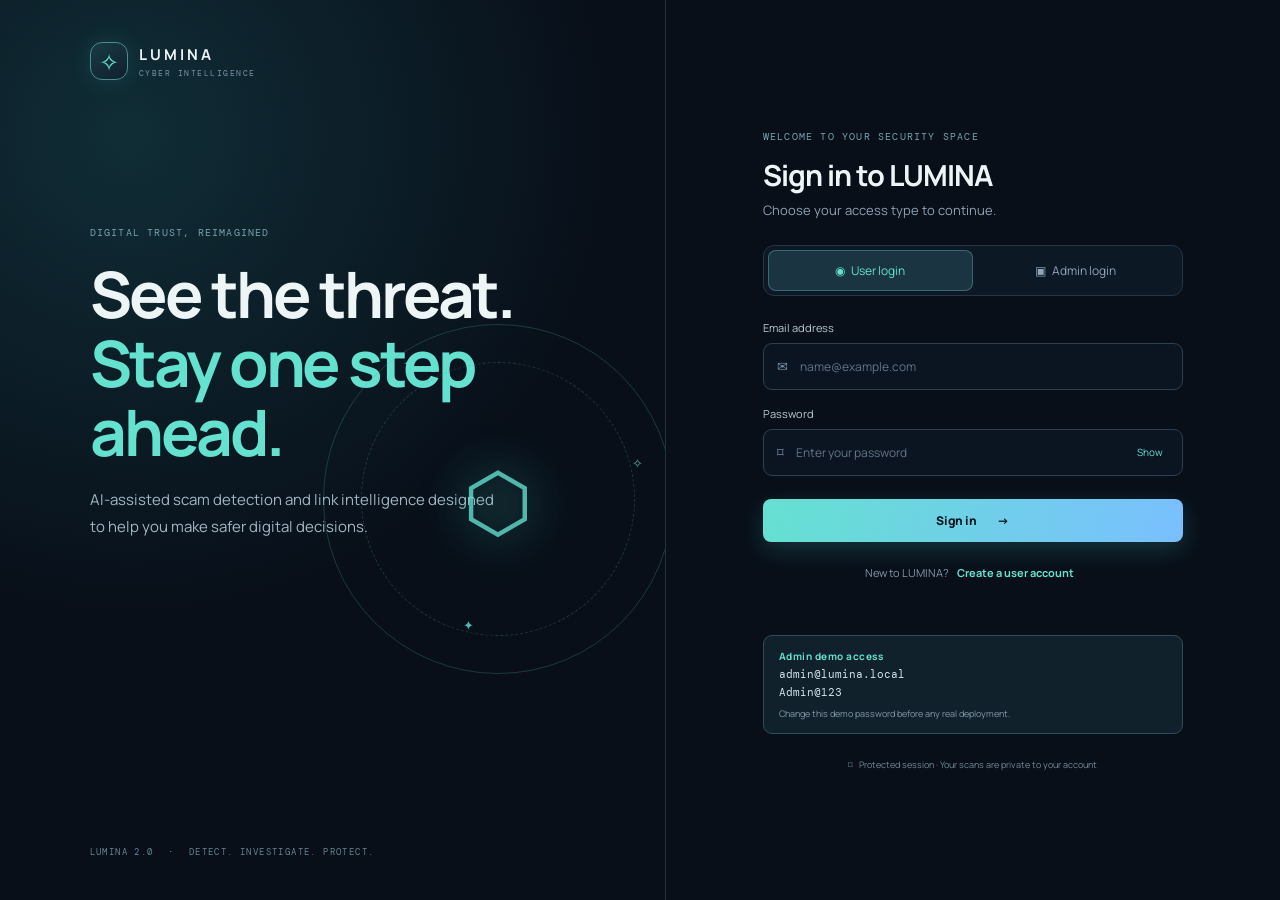
<file: frontend/index.html>
<!doctype html><html lang="en"><head><meta charset="utf-8"><meta name="viewport" content="width=device-width,initial-scale=1"><title>LUMINA 2.0 | Cyber Intelligence</title><link rel="preconnect" href="https://fonts.googleapis.com"><link href="https://fonts.googleapis.com/css2?family=DM+Mono:wght@400;500&family=Manrope:wght@400;500;600;700;800&display=swap" rel="stylesheet"><link rel="stylesheet" href="style.css"></head><body>
<div id="authView" class="auth-shell"><div class="auth-art"><div class="brand"><div class="brand-mark">✧</div><div><b>LUMINA</b><small>CYBER INTELLIGENCE</small></div></div><div class="art-copy"><div class="eyebrow">DIGITAL TRUST, REIMAGINED</div><h1>See the threat.<br><span>Stay one step ahead.</span></h1><p>AI-assisted scam detection and link intelligence designed to help you make safer digital decisions.</p><div class="orbit-art"><div class="orbit o1"></div><div class="orbit o2"></div><div class="core-shield">⬡</div><i class="spark s1">✦</i><i class="spark s2">✧</i><i class="spark s3">✦</i></div></div><div class="auth-foot">LUMINA 2.0 <span>·</span> DETECT. INVESTIGATE. PROTECT.</div></div>
<section class="auth-panel"><div class="mobile-brand brand"><div class="brand-mark">✧</div><div><b>LUMINA</b><small>CYBER INTELLIGENCE</small></div></div><div class="auth-card"><div class="eyebrow">WELCOME TO YOUR SECURITY SPACE</div><h2 id="authTitle">Sign in to LUMINA</h2><p class="muted" id="authSubtitle">Choose your access type to continue.</p><div class="role-switch"><button class="role active" data-role="user">◉ &nbsp; User login</button><button class="role" data-role="admin">▣ &nbsp; Admin login</button></div><form id="loginForm"><label>Email address</label><div class="field"><span>✉</span><input id="email" type="email" placeholder="name@example.com" required></div><label>Password</label><div class="field"><span>⌑</span><input id="password" type="password" placeholder="Enter your password" required><button type="button" class="peek" id="togglePass">Show</button></div><button class="primary full" type="submit">Sign in <span>→</span></button></form><form id="registerForm" class="hidden"><label>Full name</label><div class="field"><span>♙</span><input id="regName" placeholder="Your name" required></div><label>Email address</label><div class="field"><span>✉</span><input id="regEmail" type="email" placeholder="name@example.com" required></div><label>Password</label><div class="field"><span>⌑</span><input id="regPassword" type="password" minlength="8" placeholder="At least 8 characters" required></div><button class="primary full" type="submit">Create account <span>→</span></button></form><div class="auth-switch" id="authSwitch">New to LUMINA? <button id="showRegister">Create a user account</button></div><div id="authMessage" class="message"></div><div class="demo-note" id="demoNote"><b>Admin demo access</b><span>admin@lumina.local</span><span>Admin@123</span><small>Change this demo password before any real deployment.</small></div><div class="secure-note">⌑ &nbsp; Protected session · Your scans are private to your account</div></div></section></div>
<div id="appView" class="app hidden"><aside class="sidebar"><div class="brand"><div class="brand-mark">✧</div><div><b>LUMINA</b><small>CYBER INTELLIGENCE</small></div></div><div class="workspace-label">WORKSPACE</div><nav><button class="nav active" data-page="overview"><span>▦</span> Overview</button><button class="nav" data-page="scanner"><span>⌕</span> Threat scanner</button><button class="nav" data-page="history"><span>◷</span> Scan history</button><button class="nav" data-page="reports"><span>▤</span> Threat reports</button></nav><div class="side-bottom"><div class="side-status"><i></i><span>LOCAL ENGINE ONLINE</span></div><div class="profile"><div class="avatar" id="avatar">U</div><div class="profile-meta"><b id="sideName">User</b><small id="sideRole">USER ACCOUNT</small></div><button id="logoutBtn" title="Sign out">↗</button></div></div></aside>
<main class="main"><header class="topbar"><div><div class="eyebrow" id="pageEyebrow">SECURITY OVERVIEW</div><h1 id="pageTitle">Good to see you.</h1><p class="muted" id="pageDesc">Your digital safety, at a glance.</p></div><div class="top-actions"><div class="live-pill"><i></i> SYSTEM OPERATIONAL</div><div class="top-avatar" id="topAvatar">U</div></div></header>
<section id="overviewPage" class="page"><div class="welcome-banner"><div><div class="eyebrow">LUMINA THREAT INTELLIGENCE</div><h2>Make every click<br><em>a safer one.</em></h2><p>Scan suspicious messages and links before you interact with them.</p><button class="banner-btn" data-goto="scanner">Open threat scanner <span>→</span></button></div><div class="banner-graphic"><div class="banner-ring r1"></div><div class="banner-ring r2"></div><div class="banner-icon">⬡</div><small>ACTIVE PROTECTION</small></div></div><div class="section-head"><div><h3>Security metrics</h3><p class="muted">Your scan activity and detected threats</p></div><span class="updated">LIVE DATA</span></div><div class="metric-grid"><article class="metric"><div class="metric-top"><span>Total scans</span><b>↗</b></div><strong id="metricTotal">0</strong><small>Analyses performed</small></article><article class="metric"><div class="metric-top"><span>High-risk findings</span><b class="red">!</b></div><strong id="metricHigh">0</strong><small>Require extra caution</small></article><article class="metric"><div class="metric-top"><span>Suspicious findings</span><b class="amber">⌁</b></div><strong id="metricSuspicious">0</strong><small>Review before action</small></article><article class="metric"><div class="metric-top"><span>URLs analyzed</span><b>↗</b></div><strong id="metricUrls">0</strong><small>Link inspections</small></article></div><div class="lower-grid"><article class="panel chart-panel"><div class="panel-head"><div><h3>Risk distribution</h3><p class="muted">Breakdown of scan outcomes</p></div><span class="mini-tag">ALL SCANS</span></div><div class="distribution" id="distribution"><div class="empty-state">Run your first scan to see insights.</div></div></article><article class="panel quick-panel"><div class="panel-head"><div><h3>Quick actions</h3><p class="muted">Start a security check</p></div></div><button class="quick-action" data-goto="scanner"><span class="quick-icon">⌕</span><span><b>Analyze a message</b><small>Detect scam language and social engineering</small></span><i>→</i></button><button class="quick-action" data-goto="scanner" data-mode="url"><span class="quick-icon">↗</span><span><b>Inspect a URL</b><small>Review suspicious domain characteristics</small></span><i>→</i></button></article></div><div class="section-head"><div><h3>Recent activity</h3><p class="muted">Latest scans in your workspace</p></div><button class="text-link" data-goto="history">View all →</button></div><div class="panel table-panel" id="recentTable"><div class="empty-state">No scans yet. Your recent activity will appear here.</div></div></section>
<section id="scannerPage" class="page hidden"><div class="scanner-layout"><div class="panel scanner-panel"><div class="panel-head"><div><h3>Threat analysis</h3><p class="muted">Inspect content using LUMINA's local AI and heuristic engine.</p></div><span class="privacy-tag">⌑ PRIVATE ANALYSIS</span></div><div class="tabs"><button class="tab active" data-mode="auto">✧ Auto detect</button><button class="tab" data-mode="text">▤ Message / email</button><button class="tab" data-mode="url">↗ URL analyzer</button></div><label class="input-label" for="scanInput">CONTENT TO ANALYZE</label><textarea id="scanInput" maxlength="10000" placeholder="Paste a suspicious message, email, job offer, payment request or URL..."></textarea><div class="input-meta"><span id="charCount">0 / 10,000 characters</span><button class="text-link" id="clearInput">Clear input</button></div><div class="sample-row"><span>TRY A SAMPLE</span><button data-sample="URGENT: Your bank account will be blocked today. Share your OTP now to restore access.">Bank OTP scam</button><button data-sample="Congratulations! You won ₹50,000. Pay a small processing fee to claim your reward.">Prize scam</button><button data-sample="Your interview is confirmed for Tuesday at 10 AM. Please bring your resume.">Normal message</button></div><div class="scan-actions"><span>Analysis runs through your local Flask backend.</span><button id="analyzeBtn" class="primary">Analyze content <span>→</span></button></div><div id="scanError" class="message"></div></div><div class="panel result-panel" id="resultPanel"><div class="result-placeholder"><div class="placeholder-icon">⌁</div><h3>Insights will appear here</h3><p>Submit content to receive a risk assessment, detected signals and recommended next steps.</p><div class="placeholder-points"><span>✦ AI text classification</span><span>✦ URL structure inspection</span><span>✦ Explainable risk signals</span></div></div></div></div></section>
<section id="historyPage" class="page hidden"><div class="panel table-panel" id="historyTable"><div class="empty-state">Loading scan history…</div></div></section><section id="reportsPage" class="page hidden"><div class="panel report-intro"><div class="eyebrow">INTELLIGENCE CENTER</div><h2>Threat reports</h2><p class="muted">A consolidated view of your recorded scan activity. Export and external reputation integrations can be added as separate verified services.</p><button class="primary" id="exportBtn">Export scan history CSV <span>↓</span></button></div><div class="panel table-panel" id="reportTable"></div></section>
<footer><span>LUMINA 2.0 · AI-DRIVEN CYBER THREAT INTELLIGENCE</span><span>Risk indicators are advisory, not guarantees.</span></footer></main></div><script src="script.js"></script></body></html>
</file>
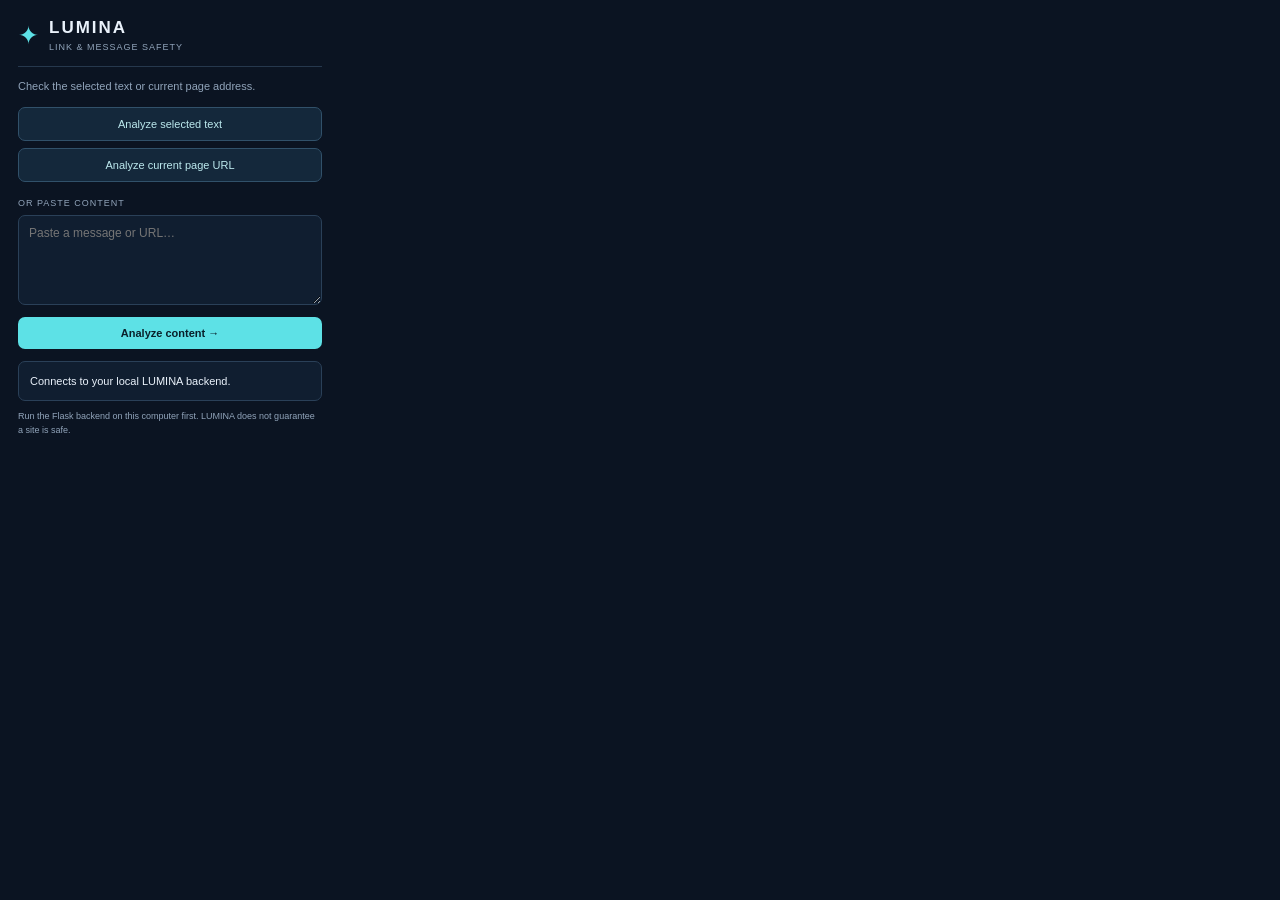
<file: extension/popup.html>
<!DOCTYPE html>
<html lang="en"><head><meta charset="UTF-8"><meta name="viewport" content="width=device-width"><title>LUMINA</title><link rel="stylesheet" href="popup.css"></head>
<body><header><span>✦</span><div><b>LUMINA</b><small>LINK & MESSAGE SAFETY</small></div></header>
<p class="intro">Check the selected text or current page address.</p>
<div class="buttons"><button id="selected">Analyze selected text</button><button id="page">Analyze current page URL</button></div>
<label for="content">OR PASTE CONTENT</label><textarea id="content" placeholder="Paste a message or URL…"></textarea>
<button id="analyze" class="primary">Analyze content →</button><div id="result" aria-live="polite">Connects to your local LUMINA backend.</div>
<p class="note">Run the Flask backend on this computer first. LUMINA does not guarantee a site is safe.</p><script src="popup.js"></script></body></html>
</file>
<file: frontend/style.css>
:root{--bg:#080f19;--panel:#101b29;--panel2:#142234;--line:#243548;--text:#edf5f7;--muted:#8da1b4;--teal:#65e1d0;--blue:#7cb8ff;--red:#ff727e;--amber:#f4c36b;--green:#69dfb1}*{box-sizing:border-box}body{margin:0;background:var(--bg);color:var(--text);font-family:Manrope,Arial,sans-serif;font-size:13px}button,input,textarea{font:inherit}button{cursor:pointer}.hidden{display:none!important}.muted{color:var(--muted)}.eyebrow,.workspace-label,.updated,.privacy-tag,.mini-tag,.input-label,.sample-row>span{font:10px 'DM Mono',monospace;letter-spacing:1.2px;color:#79a3b2}.brand{display:flex;align-items:center;gap:11px}.brand-mark{width:38px;height:38px;border:1px solid #4a8d91;border-radius:12px;display:grid;place-items:center;color:var(--teal);font-size:24px;background:linear-gradient(145deg,#183b43,#10202c);box-shadow:0 0 24px #4de1d522}.brand b{display:block;letter-spacing:3px;font-size:15px}.brand small{display:block;color:#7894a6;font:8px 'DM Mono';letter-spacing:1.5px;margin-top:3px}.auth-shell{min-height:100vh;display:grid;grid-template-columns:1.04fr .96fr;background:radial-gradient(circle at 10% 15%,#102d36 0,transparent 35%),var(--bg)}.auth-art{padding:42px 7vw;position:relative;overflow:hidden;border-right:1px solid #1d3342;display:flex;flex-direction:column}.art-copy{margin:auto 0;max-width:530px;position:relative;z-index:1}.art-copy h1{font-size:clamp(40px,5vw,68px);line-height:1.08;letter-spacing:-3px;margin:20px 0}.art-copy h1 span{color:var(--teal)}.art-copy p{font-size:15px;line-height:1.8;color:#a1b7c3;max-width:420px}.orbit-art{position:absolute;width:350px;height:350px;left:48%;top:30%;opacity:.8}.orbit{position:absolute;border:1px solid #4faaa455;border-radius:50%;inset:0}.o2{inset:38px;border-style:dashed;animation:spin 45s linear infinite}.core-shield{position:absolute;inset:105px;display:grid;place-items:center;font-size:80px;color:var(--teal);text-shadow:0 0 45px #55eadb}.spark{position:absolute;color:var(--teal);font-style:normal}.s1{top:30px;left:80px}.s2{right:30px;top:130px}.s3{bottom:40px;left:140px}@keyframes spin{to{transform:rotate(360deg)}}.auth-foot{margin-top:auto;font:9px 'DM Mono';letter-spacing:1.4px;color:#668393}.auth-foot span{color:var(--teal);padding:0 8px}.auth-panel{display:grid;place-items:center;padding:40px}.auth-card{width:min(420px,100%)}.auth-card h2{font-size:29px;letter-spacing:-1px;margin:12px 0 6px}.auth-card>.muted{margin:0 0 26px}.role-switch{display:grid;grid-template-columns:1fr 1fr;padding:4px;background:#0d1825;border:1px solid var(--line);border-radius:11px;margin-bottom:24px}.role{border:0;background:transparent;color:#91a6b7;padding:12px 8px;border-radius:8px;font-size:12px}.role.active{background:#1a3442;color:var(--teal);box-shadow:inset 0 0 0 1px #376a70}.auth-card label{display:block;color:#b8c9d3;font-size:11px;margin:16px 0 8px}.field{display:flex;align-items:center;gap:10px;border:1px solid #2b4054;background:#0b1521;border-radius:9px;padding:0 13px;height:47px;color:#7594a6}.field:focus-within{border-color:#5dcbbb;box-shadow:0 0 0 3px #5dcbbb16}.field input{width:100%;border:0;outline:0;background:transparent;color:var(--text);font-size:12px}.field input::placeholder{color:#607589}.peek{border:0;background:none;color:var(--teal);font-size:10px}.primary{border:0;background:linear-gradient(105deg,#65e1d0,#79bfff);color:#07151d;border-radius:8px;padding:13px 17px;font-weight:800;font-size:12px;box-shadow:0 8px 24px #4bc8c333}.primary span{margin-left:18px}.primary:hover{filter:brightness(1.08);transform:translateY(-1px)}.full{width:100%;margin-top:23px}.auth-switch{text-align:center;color:#8297a8;margin-top:22px;font-size:11px}.auth-switch button,.text-link{background:none;border:0;color:var(--teal);font-weight:700;font-size:11px}.demo-note{margin-top:24px;padding:13px 15px;border:1px solid #324b5a;background:#10212c;border-radius:9px;display:grid;gap:4px;font-size:11px}.demo-note b{color:var(--teal);font-size:10px;letter-spacing:.5px}.demo-note span{font-family:'DM Mono';color:#d3e1e8}.demo-note small{color:#829aaa;font-size:9px;margin-top:4px}.secure-note{margin-top:24px;text-align:center;color:#70899a;font-size:9px}.message{min-height:18px;margin-top:12px;color:var(--red);font-size:11px}.mobile-brand{display:none}.app{min-height:100vh}.sidebar{width:245px;position:fixed;inset:0 auto 0 0;background:#0b1420;border-right:1px solid var(--line);padding:27px 19px;display:flex;flex-direction:column;z-index:3}.workspace-label{margin:48px 0 14px 11px;font-size:9px}.sidebar nav{display:grid;gap:6px}.nav{display:flex;align-items:center;gap:13px;text-align:left;border:1px solid transparent;background:transparent;color:#8fa4b4;padding:12px 13px;border-radius:8px;font-size:12px}.nav span{font-size:17px;width:18px;text-align:center}.nav:hover,.nav.active{background:#152b38;border-color:#254b56;color:var(--teal)}.side-bottom{margin-top:auto}.side-status{border:1px solid #24483f;background:#10271f;border-radius:7px;padding:10px;color:#8bc9ad;font:8px 'DM Mono';letter-spacing:.8px}.side-status i,.live-pill i{display:inline-block;width:6px;height:6px;border-radius:50%;background:var(--green);margin-right:8px;box-shadow:0 0 9px #69dfb1}.profile{display:flex;align-items:center;gap:10px;margin-top:19px;padding-top:18px;border-top:1px solid var(--line)}.avatar,.top-avatar{width:34px;height:34px;border-radius:10px;background:#20404b;color:var(--teal);display:grid;place-items:center;font-weight:800}.profile-meta{display:grid;gap:3px;flex:1;min-width:0}.profile-meta b{font-size:10px;white-space:nowrap;overflow:hidden;text-overflow:ellipsis}.profile-meta small{font:8px 'DM Mono';color:#7c94a5}.profile>button{border:0;background:none;color:#91a8b5;font-size:16px}.main{margin-left:245px;padding:35px clamp(24px,4vw,64px);max-width:1600px}.topbar{display:flex;justify-content:space-between;align-items:center;margin-bottom:27px}.topbar h1{font-size:26px;letter-spacing:-1px;margin:7px 0 3px}.topbar p{font-size:11px;margin:0}.top-actions{display:flex;align-items:center;gap:15px}.live-pill{border:1px solid #244a40;background:#10241e;color:#9bd8b9;padding:9px 12px;border-radius:20px;font:8px 'DM Mono';letter-spacing:.6px}.top-avatar{width:37px;height:37px}.page{animation:fade .25s ease}@keyframes fade{from{opacity:.4;transform:translateY(4px)}to{opacity:1;transform:none}}.welcome-banner{border:1px solid #2b5260;border-radius:15px;min-height:230px;padding:31px 38px;background:radial-gradient(circle at 78% 50%,#1d5960 0,transparent 27%),linear-gradient(110deg,#132d3b,#112334 70%,#142c3b);display:flex;align-items:center;justify-content:space-between;overflow:hidden}.welcome-banner h2{font-size:38px;line-height:1.08;letter-spacing:-2px;margin:13px 0 9px}.welcome-banner h2 em{color:var(--teal);font-style:normal}.welcome-banner p{color:#a1b9c6;font-size:11px}.banner-btn{margin-top:13px;border:1px solid #5b9e9b;background:#1c4b52;color:#c9fff3;border-radius:7px;padding:11px 13px;font-size:10px;font-weight:700}.banner-btn span{margin-left:20px}.banner-graphic{width:190px;height:175px;position:relative;display:grid;place-items:center;margin-right:35px}.banner-ring{position:absolute;border:1px solid #70d8c655;border-radius:50%;width:130px;height:130px}.r2{width:175px;height:175px;border-style:dashed}.banner-icon{font-size:67px;color:var(--teal);text-shadow:0 0 35px #5de1d9}.banner-graphic small{position:absolute;bottom:-4px;color:#8de8d5;font:8px 'DM Mono';letter-spacing:2px}.section-head,.panel-head{display:flex;align-items:center;justify-content:space-between}.section-head{margin:29px 0 13px}.section-head h3,.panel-head h3{font-size:14px;margin:0 0 4px}.section-head p,.panel-head p{font-size:10px;margin:0}.updated,.mini-tag{font-size:8px}.metric-grid{display:grid;grid-template-columns:repeat(4,1fr);gap:13px}.metric,.panel{border:1px solid var(--line);background:var(--panel);border-radius:11px}.metric{padding:17px}.metric-top{display:flex;justify-content:space-between;color:#9db0bf;font-size:10px}.metric-top b{color:var(--teal);font-size:15px}.metric-top .red{color:var(--red)}.metric-top .amber{color:var(--amber)}.metric>strong{display:block;font-size:29px;letter-spacing:-1px;margin:12px 0 3px}.metric>small{font-size:9px;color:#71899c}.lower-grid{display:grid;grid-template-columns:1.1fr .9fr;gap:14px}.panel{padding:19px}.chart-panel,.quick-panel{min-height:185px}.distribution{display:flex;gap:12px;align-items:center;margin-top:23px}.dist-item{flex:1}.dist-item b{display:block;font-size:21px}.dist-item small{font-size:9px;color:var(--muted)}.dist-bar{height:5px;border-radius:5px;background:#26394a;margin-top:8px;overflow:hidden}.dist-bar i{display:block;height:100%;background:var(--green)}.dist-item:nth-child(2) .dist-bar i{background:var(--amber)}.dist-item:nth-child(3) .dist-bar i{background:var(--red)}.quick-action{width:100%;display:flex;align-items:center;gap:12px;background:transparent;border:0;border-top:1px solid #223548;padding:12px 0;text-align:left;color:var(--text)}.quick-icon{width:32px;height:32px;border:1px solid #34545d;background:#142e38;color:var(--teal);display:grid;place-items:center;border-radius:8px;font-size:17px}.quick-action span:nth-child(2){display:grid;gap:4px;flex:1}.quick-action b{font-size:10px}.quick-action small{font-size:9px;color:var(--muted)}.quick-action>i{font-style:normal;color:var(--teal)}.table-panel{padding:0;overflow:hidden}.empty-state{text-align:center;color:#7f94a5;padding:27px;font-size:11px}.history-row{display:grid;grid-template-columns:1fr auto;gap:12px;padding:14px 17px;border-bottom:1px solid #223345}.history-row:last-child{border:0}.history-row b{font-size:10px}.history-row p{font-size:10px;color:#8298a8;margin:5px 0 0;max-width:700px;overflow-wrap:anywhere}.history-meta{text-align:right}.history-meta strong{font-size:13px}.history-meta small{display:block;color:var(--muted);font-size:8px;margin-top:4px}.risk-high{color:var(--red)}.risk-suspicious{color:var(--amber)}.risk-safe{color:var(--green)}.scanner-layout{display:grid;grid-template-columns:1.12fr .88fr;gap:15px;align-items:start}.scanner-panel,.result-panel{min-height:430px}.privacy-tag{font-size:8px;color:#8bd9b5}.tabs{display:flex;gap:6px;border-bottom:1px solid var(--line);padding:15px 0;margin-bottom:20px}.tab{border:1px solid transparent;background:transparent;color:#91a6b6;border-radius:7px;padding:9px 10px;font-size:9px}.tab.active{background:#183543;border-color:#35606b;color:var(--teal)}.input-label{display:block;margin-bottom:9px}.scanner-panel textarea{width:100%;min-height:170px;resize:vertical;border:1px solid #2b4053;border-radius:8px;background:#0a1420;color:var(--text);outline:0;padding:14px;font-size:11px;line-height:1.7}.scanner-panel textarea:focus{border-color:#56c6b9}.scanner-panel textarea::placeholder{color:#61788b}.input-meta{display:flex;justify-content:space-between;color:#738a9c;font:9px 'DM Mono';margin:8px 0 16px}.sample-row{display:flex;align-items:center;gap:7px;flex-wrap:wrap}.sample-row>span{font-size:8px;margin-right:4px}.sample-row button{background:#17283a;border:1px solid #2b4053;color:#a9bfcd;border-radius:20px;padding:7px 9px;font-size:8px}.scan-actions{display:flex;align-items:center;justify-content:space-between;border-top:1px solid var(--line);margin-top:20px;padding-top:17px}.scan-actions>span{font-size:9px;color:#7c91a2}.result-placeholder{text-align:center;padding:75px 22px}.placeholder-icon{width:62px;height:62px;margin:0 auto 17px;border:1px solid #3a6770;border-radius:18px;display:grid;place-items:center;color:var(--teal);font-size:29px;background:#142e38}.result-placeholder h3{font-size:14px}.result-placeholder p{font-size:10px;line-height:1.7;color:var(--muted);max-width:270px;margin:0 auto}.placeholder-points{display:grid;gap:9px;margin-top:22px;color:#8ba7b3;font-size:9px}.result-top{display:flex;justify-content:space-between;align-items:center}.result-top h3{font-size:14px;margin:0}.score{font-size:29px;font-weight:800}.score small{font:9px 'DM Mono';color:var(--muted)}.risk-track{height:7px;border-radius:10px;background:#27394a;margin:16px 0;overflow:hidden}.risk-track i{display:block;height:100%;border-radius:10px}.result-category{font-size:10px;color:#a9bdca;margin:12px 0}.result-reason{padding:10px 0;border-bottom:1px solid #223345;font-size:10px;color:#c5d4df}.result-reason:before{content:'!';display:inline-grid;place-items:center;width:17px;height:17px;border:1px solid #8e744e;color:var(--amber);border-radius:50%;margin-right:9px;font-size:9px}.recommend{margin-top:17px;padding:12px;border:1px solid #3c4d4c;background:#152b2a;border-radius:8px;color:#b7e8d8;font-size:10px;line-height:1.6}.disclaimer{font-size:8px;line-height:1.6;color:#7f94a5;margin-top:14px}.report-intro{padding:27px;margin-bottom:17px}.report-intro h2{font-size:25px;margin:9px 0}.report-intro p{font-size:11px;max-width:550px;line-height:1.7}.report-intro .primary{margin-top:10px}footer{display:flex;justify-content:space-between;border-top:1px solid #1c2d3d;margin-top:37px;padding:17px 0;color:#637b8d;font:8px 'DM Mono';letter-spacing:.7px} @media(max-width:1050px){.sidebar{width:205px}.main{margin-left:205px;padding:28px 24px}.metric-grid{grid-template-columns:repeat(2,1fr)}.scanner-layout{grid-template-columns:1fr}.result-panel{min-height:260px}.result-placeholder{padding:35px 20px}}@media(max-width:720px){.auth-shell{grid-template-columns:1fr}.auth-art{display:none}.auth-panel{min-height:100vh;padding:25px}.mobile-brand{display:flex;margin-bottom:45px}.sidebar{width:63px;padding:18px 8px}.sidebar .brand{justify-content:center}.sidebar .brand>div:last-child,.workspace-label,.nav:not(.active),.nav{font-size:0}.sidebar nav{margin-top:35px}.nav{justify-content:center;padding:13px 0}.nav span{font-size:18px}.side-status,.profile-meta,.profile>button{display:none}.profile{justify-content:center}.main{margin-left:63px;padding:22px 13px}.topbar{align-items:flex-start}.topbar h1{font-size:21px}.live-pill{display:none}.welcome-banner{padding:23px;min-height:210px}.welcome-banner h2{font-size:30px}.banner-graphic{display:none}.metric-grid{gap:8px}.metric{padding:13px}.metric>strong{font-size:24px}.lower-grid{grid-template-columns:1fr}.section-head{margin-top:23px}.scan-actions{align-items:flex-start;gap:12px;flex-direction:column}.sample-row{align-items:flex-start}.history-row{grid-template-columns:1fr auto}footer{display:grid;gap:7px}.updated{display:none}}
</file>
<file: extension/popup.css>
*{box-sizing:border-box}body{width:340px;margin:0;padding:18px;background:#0b1422;color:#eaf2fb;font:13px Arial,sans-serif}header{display:flex;align-items:center;gap:10px;border-bottom:1px solid #26384d;padding-bottom:14px}header>span{font-size:25px;color:#5de1e6}header b{letter-spacing:2px;font-size:17px}header small{display:block;color:#91a4ba;font-size:9px;letter-spacing:1px;margin-top:4px}.intro,.note{color:#91a4ba;font-size:11px;line-height:1.5}.buttons{display:grid;gap:7px;margin:12px 0 16px}button{cursor:pointer;border:1px solid #31516a;background:#14283b;color:#bce9ee;border-radius:7px;padding:10px;font-size:11px}label{display:block;color:#91a4ba;font-size:9px;letter-spacing:1px;margin-bottom:7px}textarea{width:100%;height:90px;background:#101e30;border:1px solid #2a4058;border-radius:7px;color:white;padding:10px;resize:vertical;font:12px Arial}.primary{width:100%;margin-top:9px;background:#5de1e6;color:#09202a;border:0;font-weight:bold}#result{margin-top:12px;border:1px solid #2a4058;background:#101e30;border-radius:7px;padding:11px;line-height:1.5;font-size:11px;overflow-wrap:anywhere}.note{font-size:9px}
</file>
